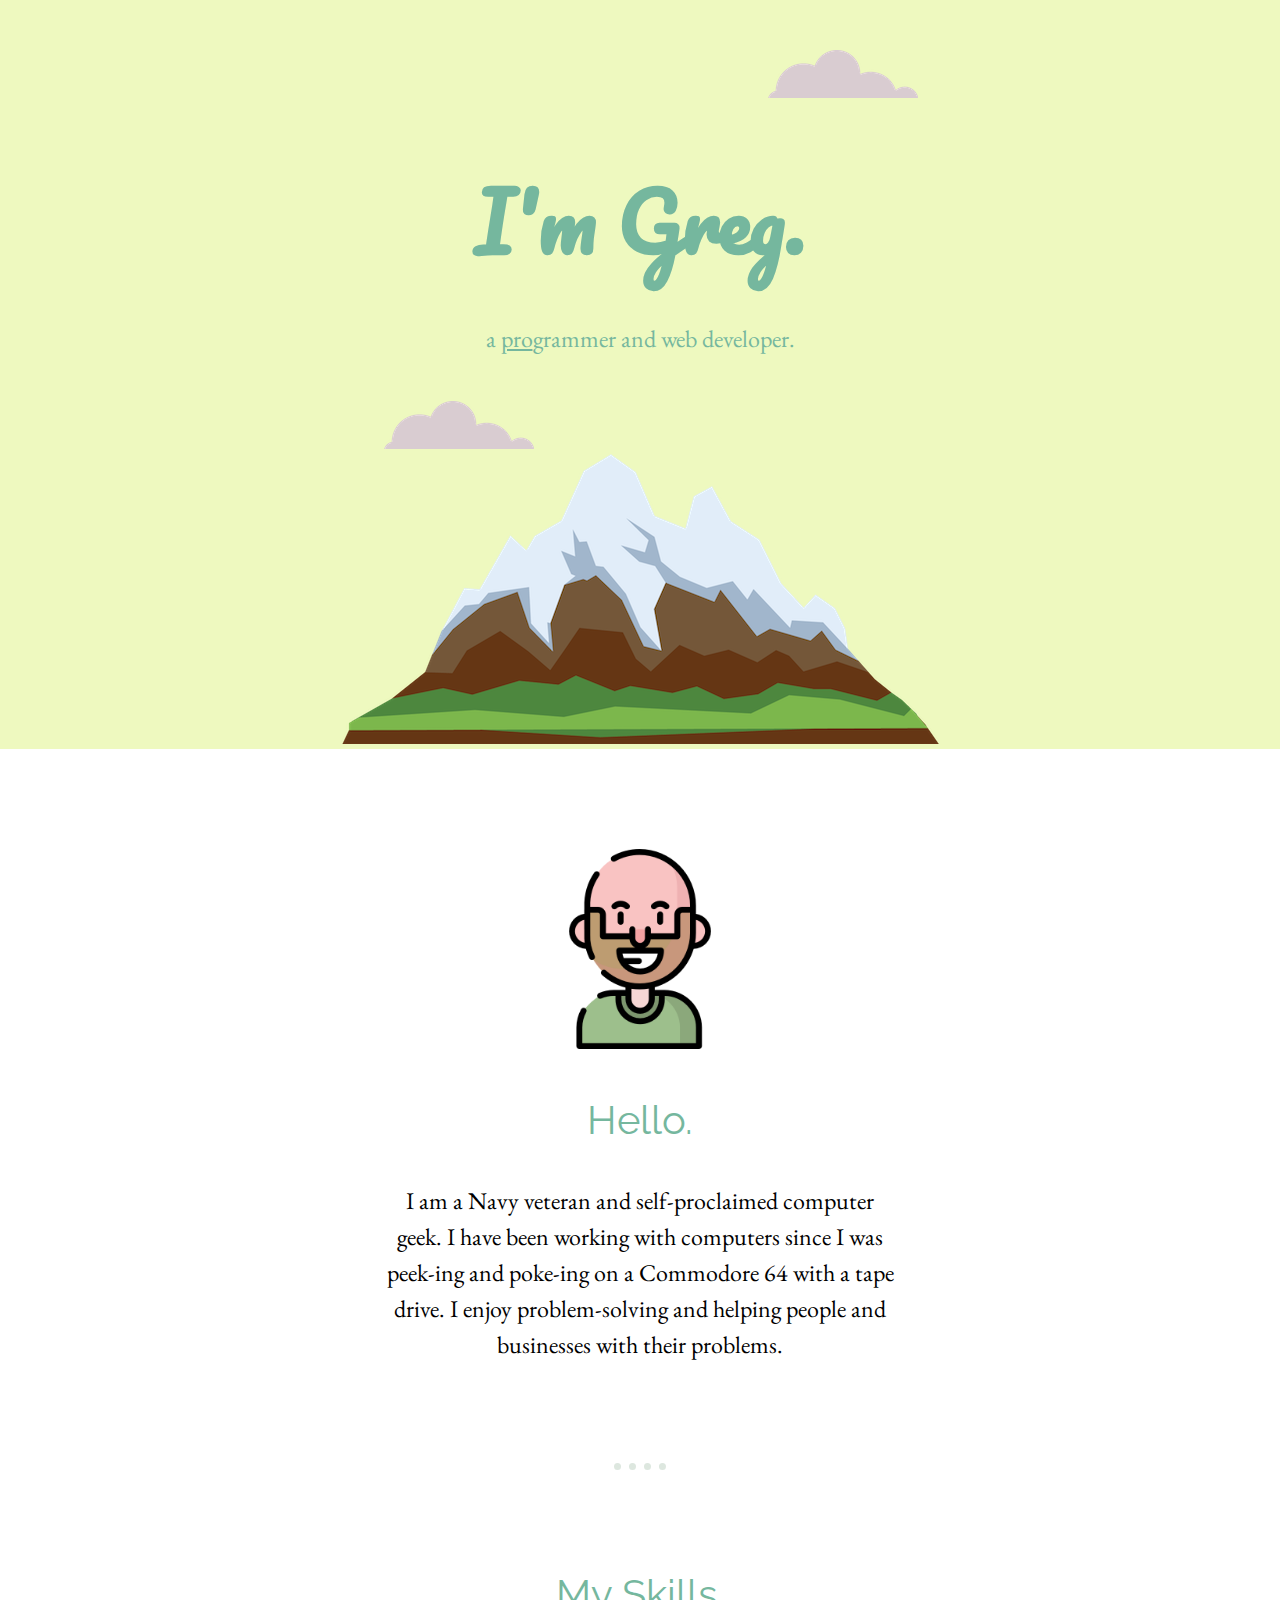
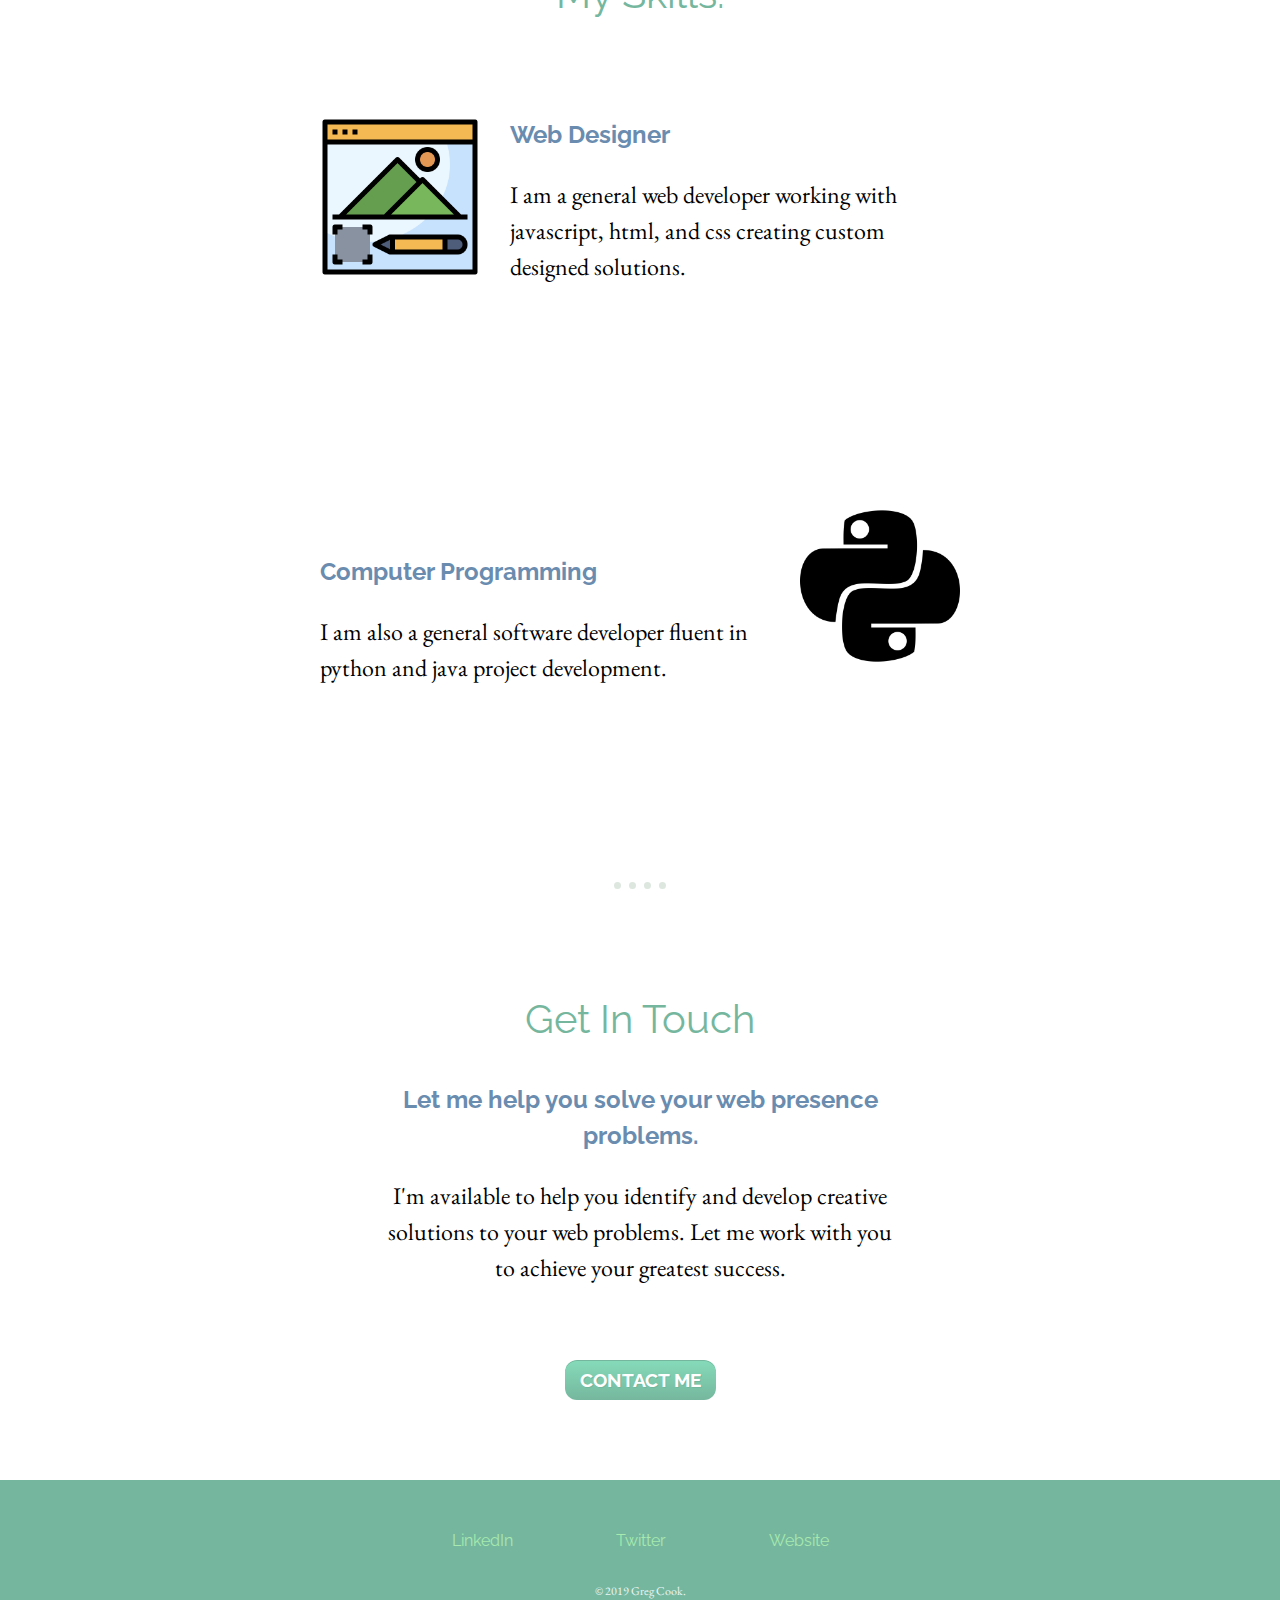
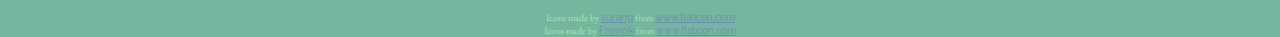
<file: index.html>
<!DOCTYPE html>
<!--[if lt IE 7]>      <html class="no-js lt-ie9 lt-ie8 lt-ie7"> <![endif]-->
<!--[if IE 7]>         <html class="no-js lt-ie9 lt-ie8"> <![endif]-->
<!--[if IE 8]>         <html class="no-js lt-ie9"> <![endif]-->
<!--[if gt IE 8]><!-->
<html class="no-js">
  <!--<![endif]-->
  <head>
    <meta charset="utf-8" />
    <meta http-equiv="X-UA-Compatible" content="IE=edge" />
    <title>Greg's Personal Site</title>
    <meta name="description" content="" />
    <meta name="viewport" content="width=device-width, initial-scale=1" />
    <link rel="stylesheet" href="css/styles.css" />
    <link rel="icon" href="images/favicon.ico" />
    <link
      href="https://fonts.googleapis.com/css?family=EB+Garamond|Homemade+Apple|Merienda+One|Pacifico|Raleway|Work+Sans&display=swap"
      rel="stylesheet"
    />
  </head>
  <body>
    <!--[if lt IE 7]>
      <p class="browsehappy">
        You are using an <strong>outdated</strong> browser. Please
        <a href="#">upgrade your browser</a> to improve your experience.
      </p>
    <![endif]-->

    <script src="" async defer></script>
    <div class="top-container">
      <img
        class="top-cloud"
        src="images/cloud.png"
        alt="Picture of a fluffy cloud"
      />
      <h1>I'm Greg.</h1>
      <h2>
        <p>a <span class="underline">pro</span>grammer and web developer.</p>
      </h2>
      <img
        class="bottom-cloud"
        src="images/cloud.png"
        alt="Picture of a fluffy cloud"
      />
      <img src="images/mountain.png" alt="Picture of a mountain" />
    </div>

    <div class="middle-container">
      <div class="profile">
        <img
          class="profile-image"
          src="images/bald.png"
          alt="cartoon of bald man"
        />
        <h2>Hello.</h2>
        <p>
          I am a Navy veteran and self-proclaimed computer geek. I have been
          working with computers since I was peek-ing and poke-ing on a
          Commodore 64 with a tape drive. I enjoy problem-solving and helping
          people and businesses with their problems.
        </p>
      </div>

      <hr />

      <div class="skills">
        <h2>My Skills.</h2>
        <div class="skill-row">
          <img
            class="skill1-image"
            src="images/image-correction.png"
            alt="website design picture"
          />
          <h3>Web Designer</h3>
          <p class="skill-1-description">
            I am a general web developer working with javascript, html, and css
            creating custom designed solutions.
          </p>
        </div>
        <br />
        <div class="skill-row">
          <img
            class="skill2-image"
            src="images/python.png"
            alt="python programming icon"
          />
          <br />
          <h3>Computer Programming</h3>
          <p class="skill-2-description">
            I am also a general software developer fluent in python and java
            project development.
          </p>
          <br />
          <br />
          <br />
        </div>
      </div>

      <hr />

      <div class="contact-me">
        <h2>Get In Touch</h2>
        <h3>Let me help you solve your web presence problems.</h3>
        <p>
          I'm available to help you identify and develop creative solutions to
          your web problems. Let me work with you to achieve your greatest
          success.
        </p>
        <a class="btn" href="mailto:gregorycook013@gmail.com">CONTACT ME</a>
      </div>
    </div>

    <div class="bottom-container">
      <a class="footer-link" href="https://www.linkedin.com/">LinkedIn</a>
      <a class="footer-link" href="https://twitter.com/">Twitter</a>
      <a class="footer-link" href="https://www.websitetreatment.com/"
        >Website</a
      >
      <p class="copyright">© 2019 Greg Cook.</p>
      <div class="icon-attribution">
        Icons made by
        <a href="https://www.flaticon.com/authors/surang" title="surang"
          >surang</a
        >
        from
        <a href="https://www.flaticon.com/" title="Flaticon"
          >www.flaticon.com</a
        >
      </div>
      <div class="icon-attribution">
        Icons made by
        <a href="https://www.flaticon.com/authors/freepik" title="Freepik"
          >Freepik</a
        >
        from
        <a href="https://www.flaticon.com/" title="Flaticon">
          www.flaticon.com</a
        >
      </div>
    </div>
  </body>
</html>
</file>
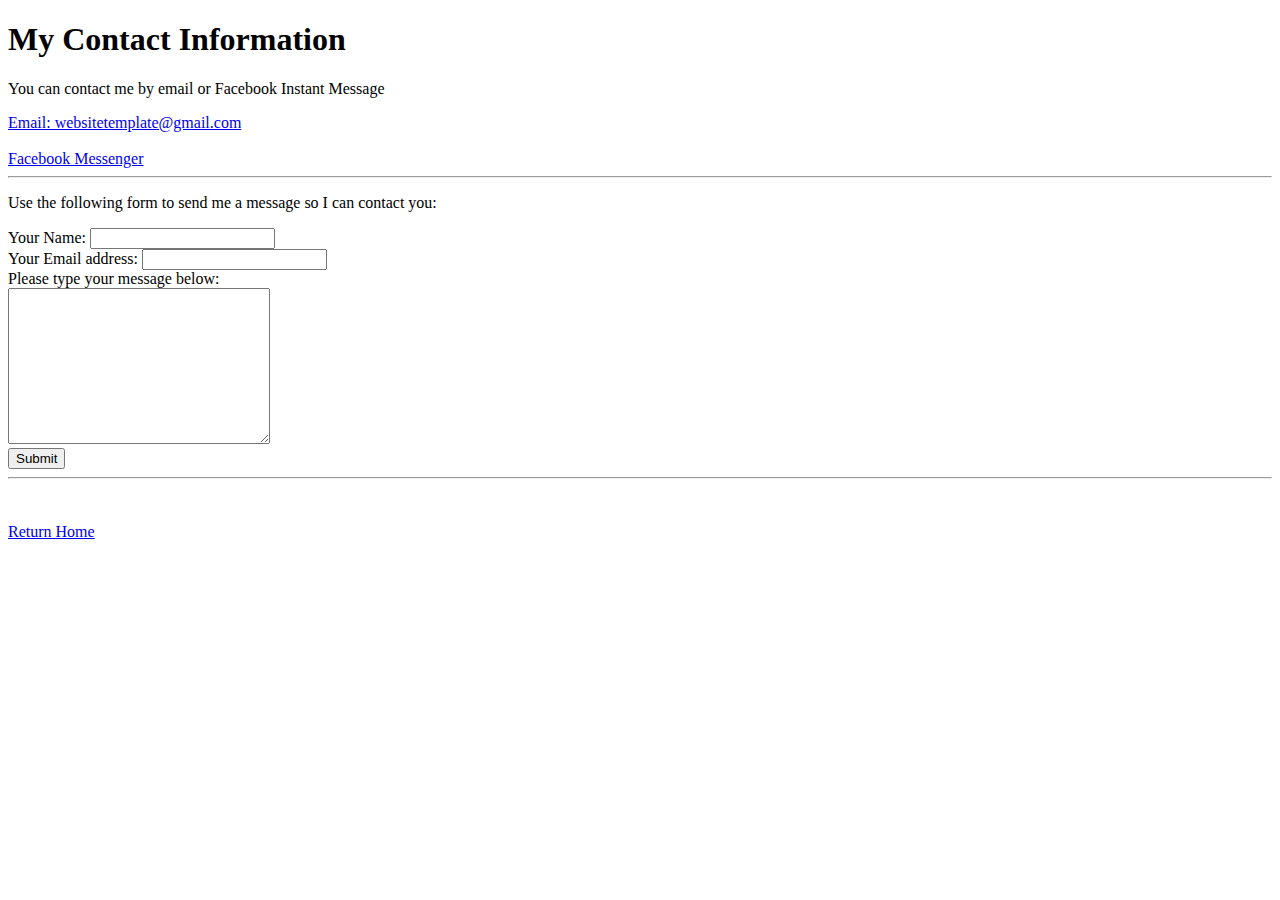
<file: contact.html>
<!DOCTYPE html>
<!--[if lt IE 7]>      <html class="no-js lt-ie9 lt-ie8 lt-ie7"> <![endif]-->
<!--[if IE 7]>         <html class="no-js lt-ie9 lt-ie8"> <![endif]-->
<!--[if IE 8]>         <html class="no-js lt-ie9"> <![endif]-->
<!--[if gt IE 8]><!-->
<html class="no-js">
  <!--<![endif]-->
  <head>
    <meta charset="utf-8" />
    <meta http-equiv="X-UA-Compatible" content="IE=edge" />
    <title>Greg Cook Contact</title>
    <meta name="description" content="" />
    <meta name="viewport" content="width=device-width, initial-scale=1" />
    <link rel="stylesheet" href="" />
  </head>
  <body>
    <!--[if lt IE 7]>
      <p class="browsehappy">
        You are using an <strong>outdated</strong> browser. Please
        <a href="#">upgrade your browser</a> to improve your experience.
      </p>
    <![endif]-->

    <script src="" async defer></script>
    <h1>My Contact Information</h1>
    <p>You can contact me by email or Facebook Instant Message</p>
    <a href="mailto:websitetemplate@gmail.com"
      >Email: websitetemplate@gmail.com</a
    >
    <br />
    <br />

    <a href="http://m.me/GREG.COOK.123276">Facebook Messenger</a>
    <hr />
    <p>Use the following form to send me a message so I can contact you:</p>
    <form action="mailto:" method="POST" enctype="text/plain">
      <label for="yourName">Your Name:</label>
      <input type="text" name="yourName" /><br />
      <label for="yourEmail">Your Email address:</label>
      <input type="email" name="yourEmail" /><br />
      <label for="yourMessage">Please type your message below:</label><br />
      <textarea name="yourMessage" id="" cols="30" rows="10"></textarea><br />
      <input type="submit" />
    </form>
    <hr />
    <br />
    <br />
    <a href="index.html">Return Home</a>
  </body>
</html>
</file>
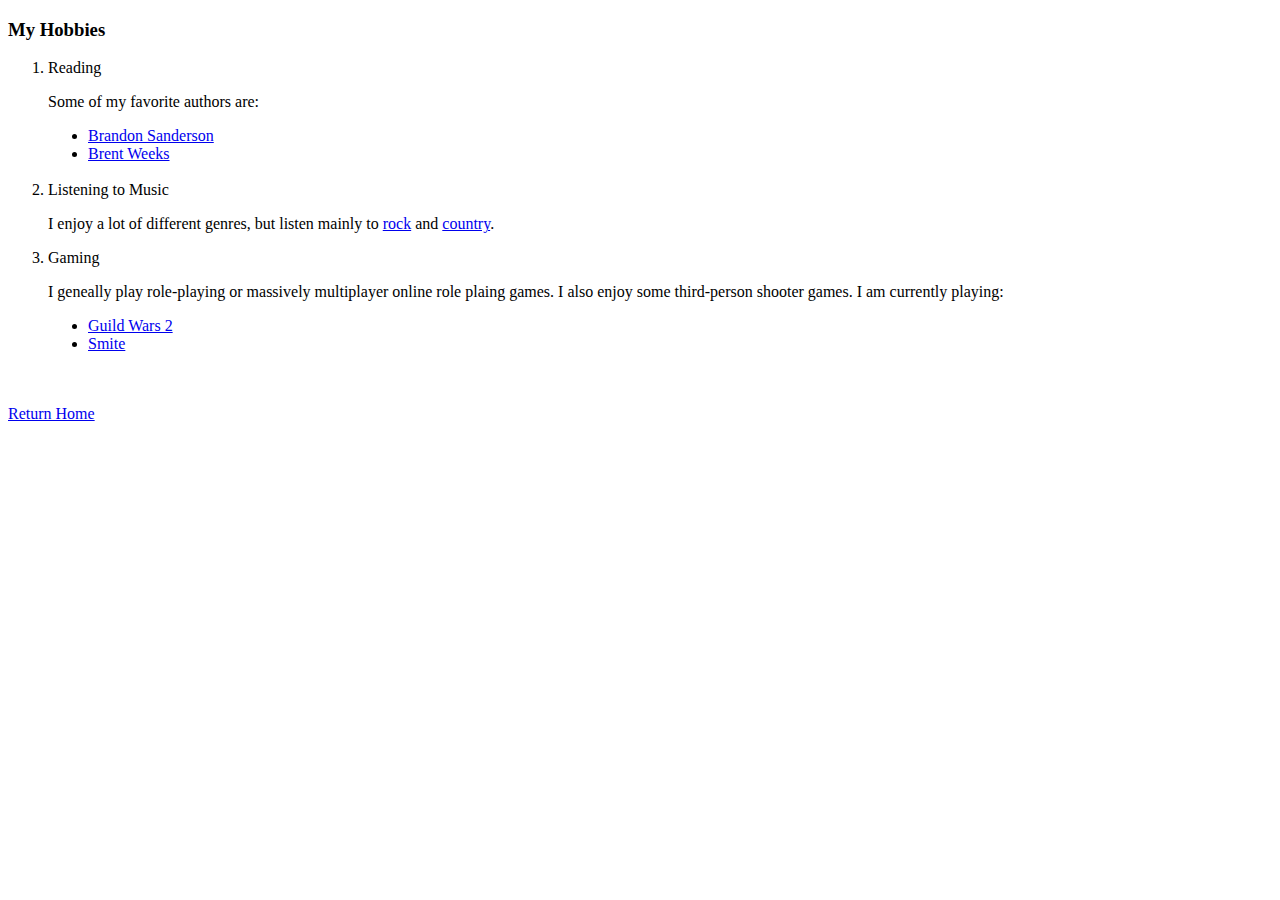
<file: hobbies.html>
<!DOCTYPE html>
<!--[if lt IE 7]>      <html class="no-js lt-ie9 lt-ie8 lt-ie7"> <![endif]-->
<!--[if IE 7]>         <html class="no-js lt-ie9 lt-ie8"> <![endif]-->
<!--[if IE 8]>         <html class="no-js lt-ie9"> <![endif]-->
<!--[if gt IE 8]><!-->
<html class="no-js">
  <!--<![endif]-->
  <head>
    <meta charset="utf-8" />
    <meta http-equiv="X-UA-Compatible" content="IE=edge" />
    <title>My Hobbies</title>
    <meta name="description" content="" />
    <meta name="viewport" content="width=device-width, initial-scale=1" />
    <link rel="stylesheet" href="" />
  </head>
  <body>
    <!--[if lt IE 7]>
      <p class="browsehappy">
        You are using an <strong>outdated</strong> browser. Please
        <a href="#">upgrade your browser</a> to improve your experience.
      </p>
    <![endif]-->

    <script src="" async defer></script>
    <h3>My Hobbies</h3>
    <ol>
      <li>Reading</li>
      <p>Some of my favorite authors are:</p>
      <ul type="disc">
        <li>
          <a href="https://www.brandonsanderson.com/" target="_blank"
            >Brandon Sanderson</a
          >
        </li>
        <li>
          <a href="https://www.brentweeks.com/" target="_blank">Brent Weeks</a>
        </li>
      </ul>
      <br />
      <li>Listening to Music</li>
      <p>
        I enjoy a lot of different genres, but listen mainly to
        <a
          href="https://open.spotify.com/playlist/37i9dQZF1DX8FwnYE6PRvL"
          target="_blank"
          >rock</a
        >
        and
        <a
          href="https://open.spotify.com/playlist/37i9dQZF1DX1lVhptIYRda"
          target="_blank"
          >country</a
        >.
      </p>

      <li>Gaming</li>
      <p>
        I geneally play role-playing or massively multiplayer online role plaing
        games. I also enjoy some third-person shooter games. I am currently
        playing:
      </p>
      <ul type="disc">
        <li>
          <a href="https://www.guildwars2.com/" target="_blank">Guild Wars 2</a>
        </li>
        <li><a href="https://www.smitegame.com/" target="_blank">Smite</a></li>
      </ul>
    </ol>
    <br />
    <br />
    <a href="index.html">Return Home</a>
  </body>
</html>
</file>
<file: css/styles.css>
a {
  color: #6a8caf;
  font-family: "Raleway", sans-serif;
}

body {
  margin: 0;
  text-align: center;
  font-family: "EB Garamond", serif;
}

h1 {
  margin: 50px auto 0;
  font-family: "Pacifico", cursive;
  font-size: 5rem;
  color: #75b79e;
}

h2 {
  font-family: "Raleway", sans-serif;
  font-size: 2.5rem;
  font-weight: normal;
  color: #75b79e;
}

h3 {
  font-family: "Raleway", sans-serif;
  color: #6a8caf;
  font-size: 1.5rem;
}

h6 {
  font-family: "Pacifico", cursive;
  font-family: "Homemade Apple", cursive;
  font-family: "Merienda One", cursive;
  font-family: "Raleway", sans-serif;
  font-family: "Work Sans", sans-serif;
  font-family: "EB Garamond", serif;
}

hr {
  border: 0;
  border-top: 7px dotted;
  margin: 100px auto;
  color: #dde7df;
  width: 4%;
}

p {
  font-family: "EB Garamond", serif;
  font-size: 1.5rem;
}

.bottom-cloud {
  position: absolute;
  left: 30%;
  bottom: 300px;
}

.bottom-container {
  padding-top: 50px;
  background-color: #75b79e;
  color: #a7e9af;
}

.contact-me {
  width: 40%;
  margin: 50px auto 30px;
  line-height: 1.5;
}

.copyright {
  color: #eaf6f6;
  font-size: 0.75rem;
  padding-top: 20px;
}

.footer-link {
  margin: 50px;
  color: #a7e9af;
  text-decoration: none;
}

.footer-link:hover {
  color: #eaf6f6;
}

.icon-attribution {
  font-size: 0.6rem;
}

.middle-container {
}

.profile {
  margin: 100px auto;
  width: 40%;
  line-height: 1.5;
}

.profile-image {
  width: 200px;
  height: 200px;
}

.skill1-image {
  margin-right: 30px;
  width: 25%;
  height: 25%;
  float: left;
}

.skill2-image {
  width: 25%;
  height: 25%;
  float: right;
  margin-left: 30px;
}

.skill-row {
  margin: 100px auto;
  width: 50%;
  text-align: left;
  line-height: 1.5;
}

.top-container {
  background-color: #eef9bf;
  padding-top: 100px;
  position: relative;
}

.top-cloud {
  position: absolute;
  top: 50px;
  left: 60%;
}

.underline {
  text-decoration: underline;
}

.btn {
  -moz-box-shadow: inset 0px 1px 0px 0px #75b79e;
  -webkit-box-shadow: inset 0px 1px 0px 0px #75b79e;
  box-shadow: inset 0px 1px 0px 0px #75b79e;
  background: -webkit-gradient(
    linear,
    left top,
    left bottom,
    color-stop(0.05, #85d9b9),
    color-stop(1, #75b79e)
  );
  background: -moz-linear-gradient(center top, #85d9b9 5%, #75b79e 100%);
  filter: progid:DXImageTransform.Microsoft.gradient(startColorstr='#85d9b9', endColorstr='#75b79e');
  background-color: #85d9b9;
  -webkit-border-top-left-radius: 12px;
  -moz-border-radius-topleft: 12px;
  border-top-left-radius: 12px;
  -webkit-border-top-right-radius: 12px;
  -moz-border-radius-topright: 12px;
  border-top-right-radius: 12px;
  -webkit-border-bottom-right-radius: 12px;
  -moz-border-radius-bottomright: 12px;
  border-bottom-right-radius: 12px;
  -webkit-border-bottom-left-radius: 12px;
  -moz-border-radius-bottomleft: 12px;
  border-bottom-left-radius: 12px;
  text-indent: 0px;
  display: inline-block;
  color: #ffffff;
  font-family: "Raleway", sans-serif;
  font-size: 19px;
  font-weight: bold;
  font-style: normal;
  height: 40px;
  line-height: 40px;
  width: 151px;
  text-decoration: none;
  text-align: center;
  text-shadow: 1px 1px 0px #75b79e;
  margin: 50px auto;
}

.btn:hover {
  background: -webkit-gradient(
    linear,
    left top,
    left bottom,
    color-stop(0.05, #75b79e),
    color-stop(1, #85d9b9)
  );
  background: -moz-linear-gradient(center top, #75b79e 5%, #85d9b9 100%);
  filter: progid:DXImageTransform.Microsoft.gradient(startColorstr='#75b79e', endColorstr='#85d9b9');
  background-color: #75b79e;
}

.btn:active {
  position: relative;
  top: 1px;
}

/* This button was generated using CSSButtonGenerator.com */
</file>
